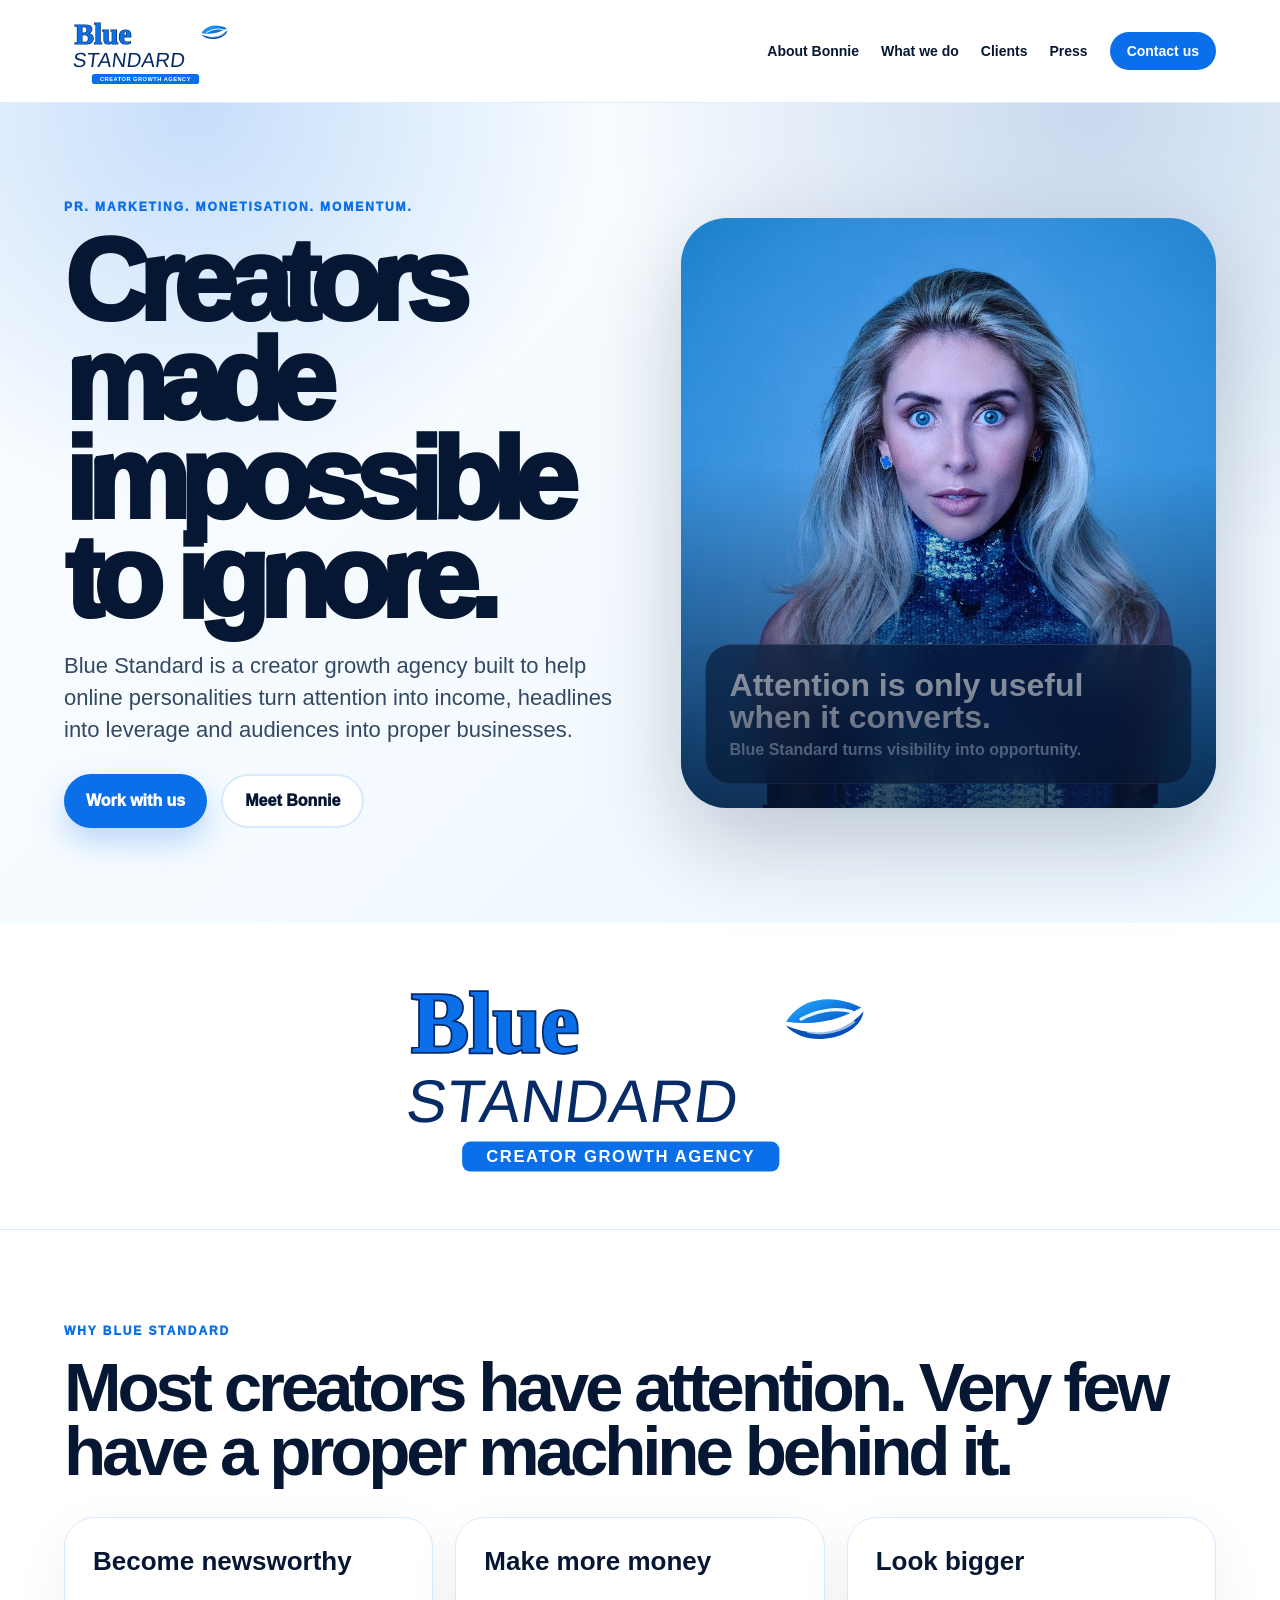
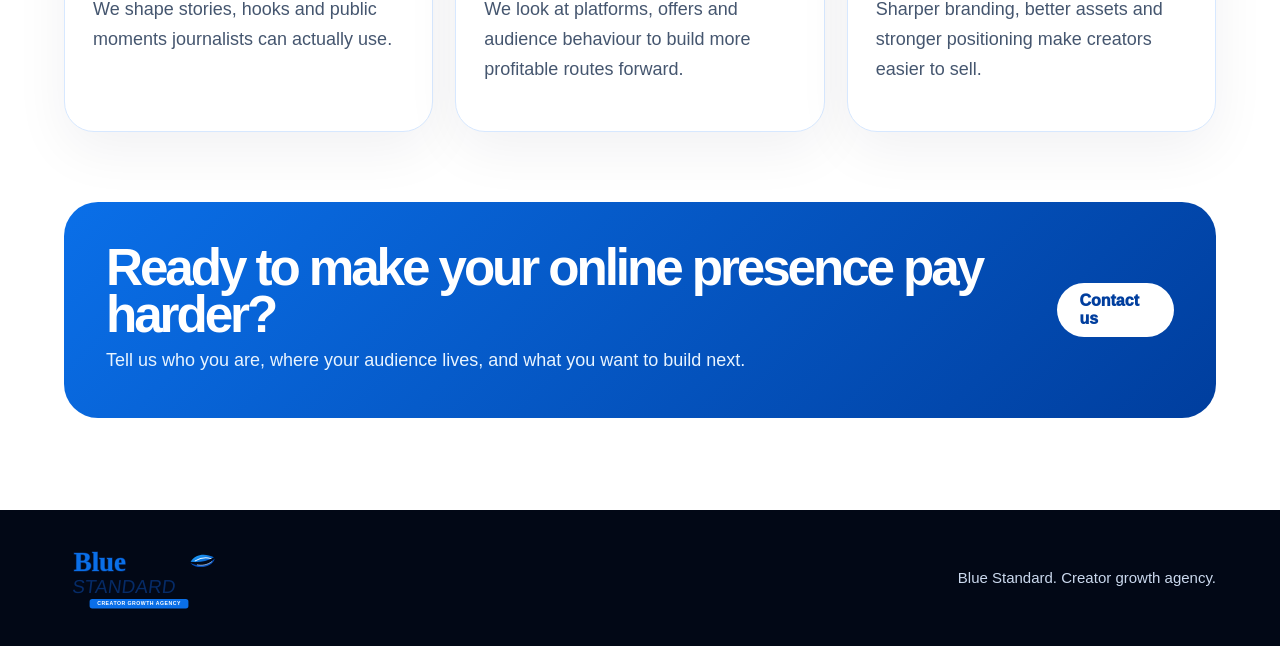
<file: index.html>
<!DOCTYPE html><html lang="en"><head><meta charset="UTF-8"><meta name="viewport" content="width=device-width, initial-scale=1.0"><title>Home | Blue Standard</title><meta name="description" content="Blue Standard is a creator growth agency helping creators turn attention into income."><link rel="stylesheet" href="styles.css"></head><body><header class="header"><a class="logo" href="index.html"><img src="assets/blue-standard-logo.svg" alt="Blue Standard"></a><nav class="nav"><a href="about.html">About Bonnie</a><a href="services.html">What we do</a><a href="clients.html">Clients</a><a href="press.html">Press</a><a class="cta" href="contact.html">Contact us</a></nav></header><main><section class="hero"><div><p class="kicker">PR. Marketing. Monetisation. Momentum.</p><h1>Creators made impossible to ignore.</h1><p class="lead">Blue Standard is a creator growth agency built to help online personalities turn attention into income, headlines into leverage and audiences into proper businesses.</p><div class="buttons"><a class="btn primary" href="contact.html">Work with us</a><a class="btn secondary" href="about.html">Meet Bonnie</a></div></div><div class="hero-photo"><img src="assets/bonnie-blue.jpg" alt="Bonnie Blue"><div class="hero-badge"><strong>Attention is only useful when it converts.</strong><span>Blue Standard turns visibility into opportunity.</span></div></div></section><section class="logo-band"><img src="assets/blue-standard-logo.svg" alt="Blue Standard logo"></section><section class="section"><p class="kicker">Why Blue Standard</p><h2>Most creators have attention. Very few have a proper machine behind it.</h2><div class="grid"><article class="card"><h3>Become newsworthy</h3><p>We shape stories, hooks and public moments journalists can actually use.</p></article><article class="card"><h3>Make more money</h3><p>We look at platforms, offers and audience behaviour to build more profitable routes forward.</p></article><article class="card"><h3>Look bigger</h3><p>Sharper branding, better assets and stronger positioning make creators easier to sell.</p></article></div><section class="cta-band"><div><h2>Ready to make your online presence pay harder?</h2><p>Tell us who you are, where your audience lives, and what you want to build next.</p></div><a class="btn" href="contact.html">Contact us</a></section></section></main><footer class="footer"><img src="assets/blue-standard-logo.svg" alt="Blue Standard"><p>Blue Standard. Creator growth agency.</p></footer></body></html>
</file>
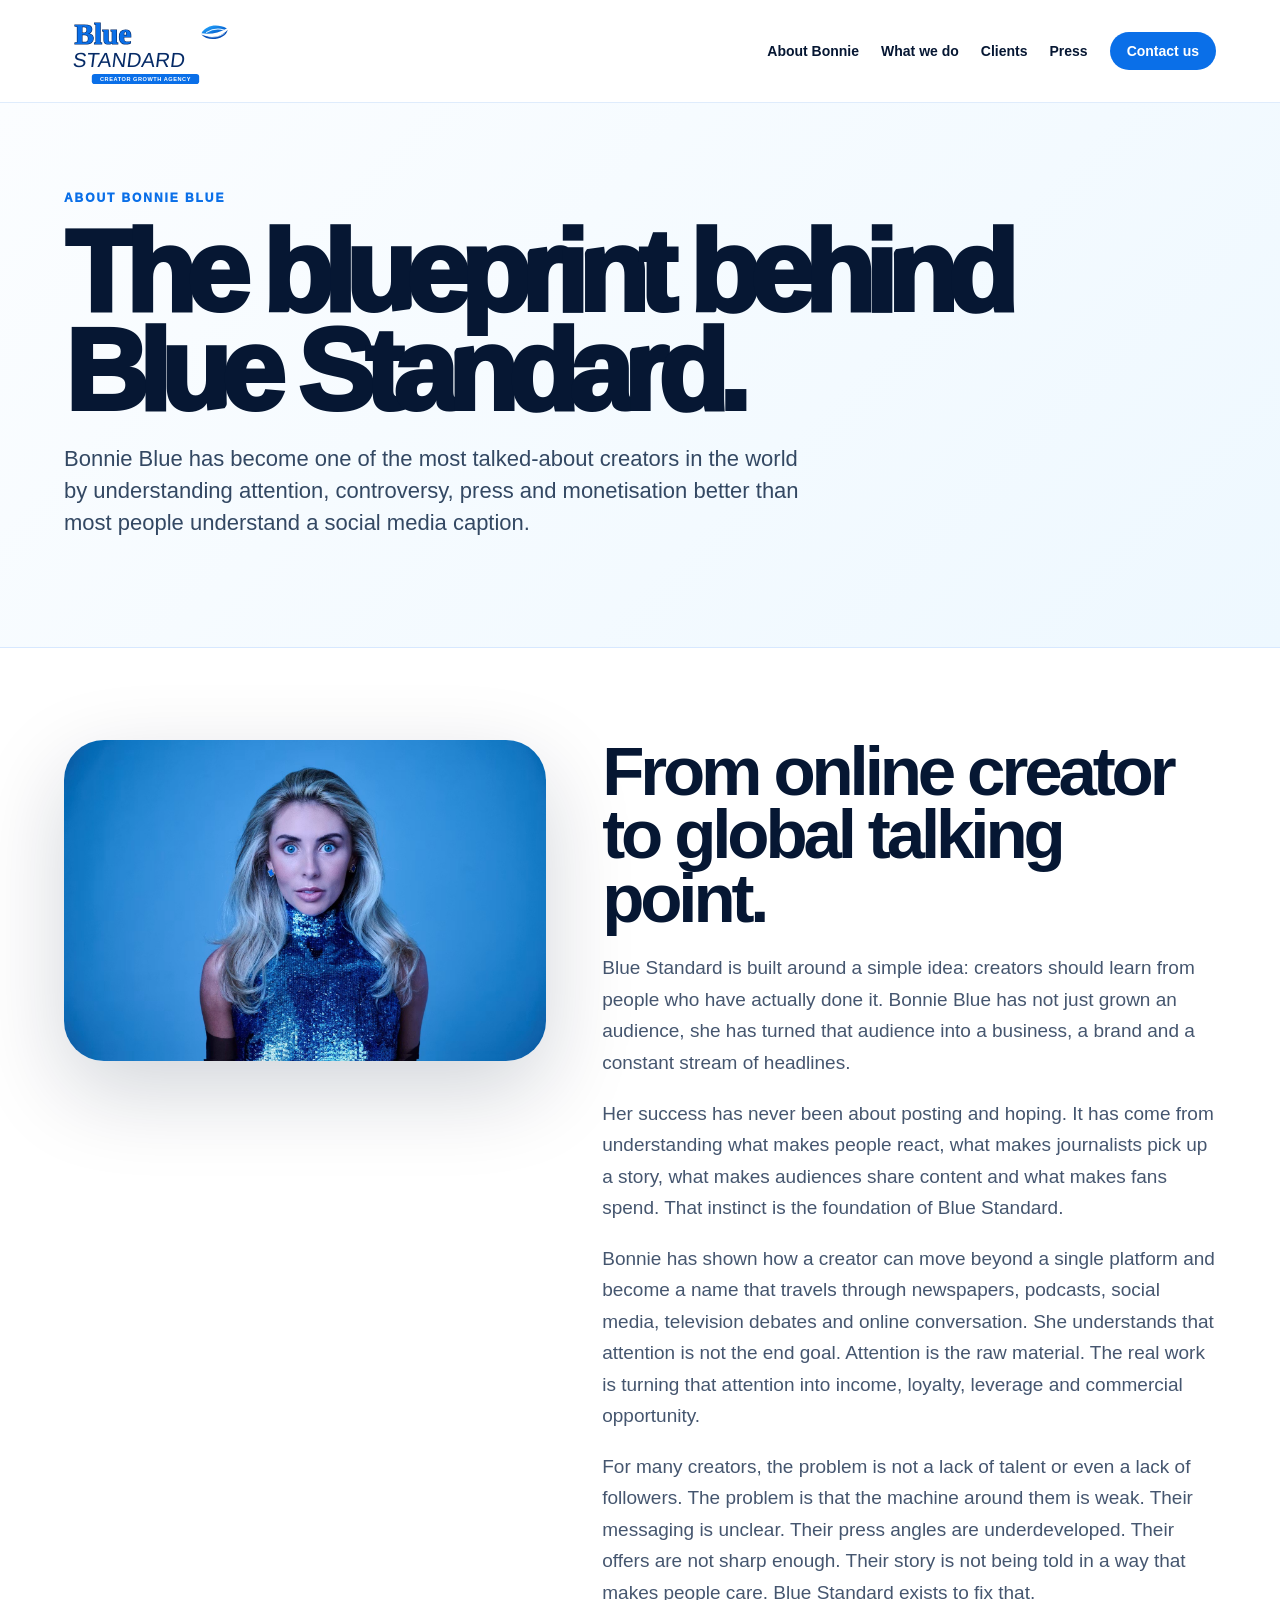
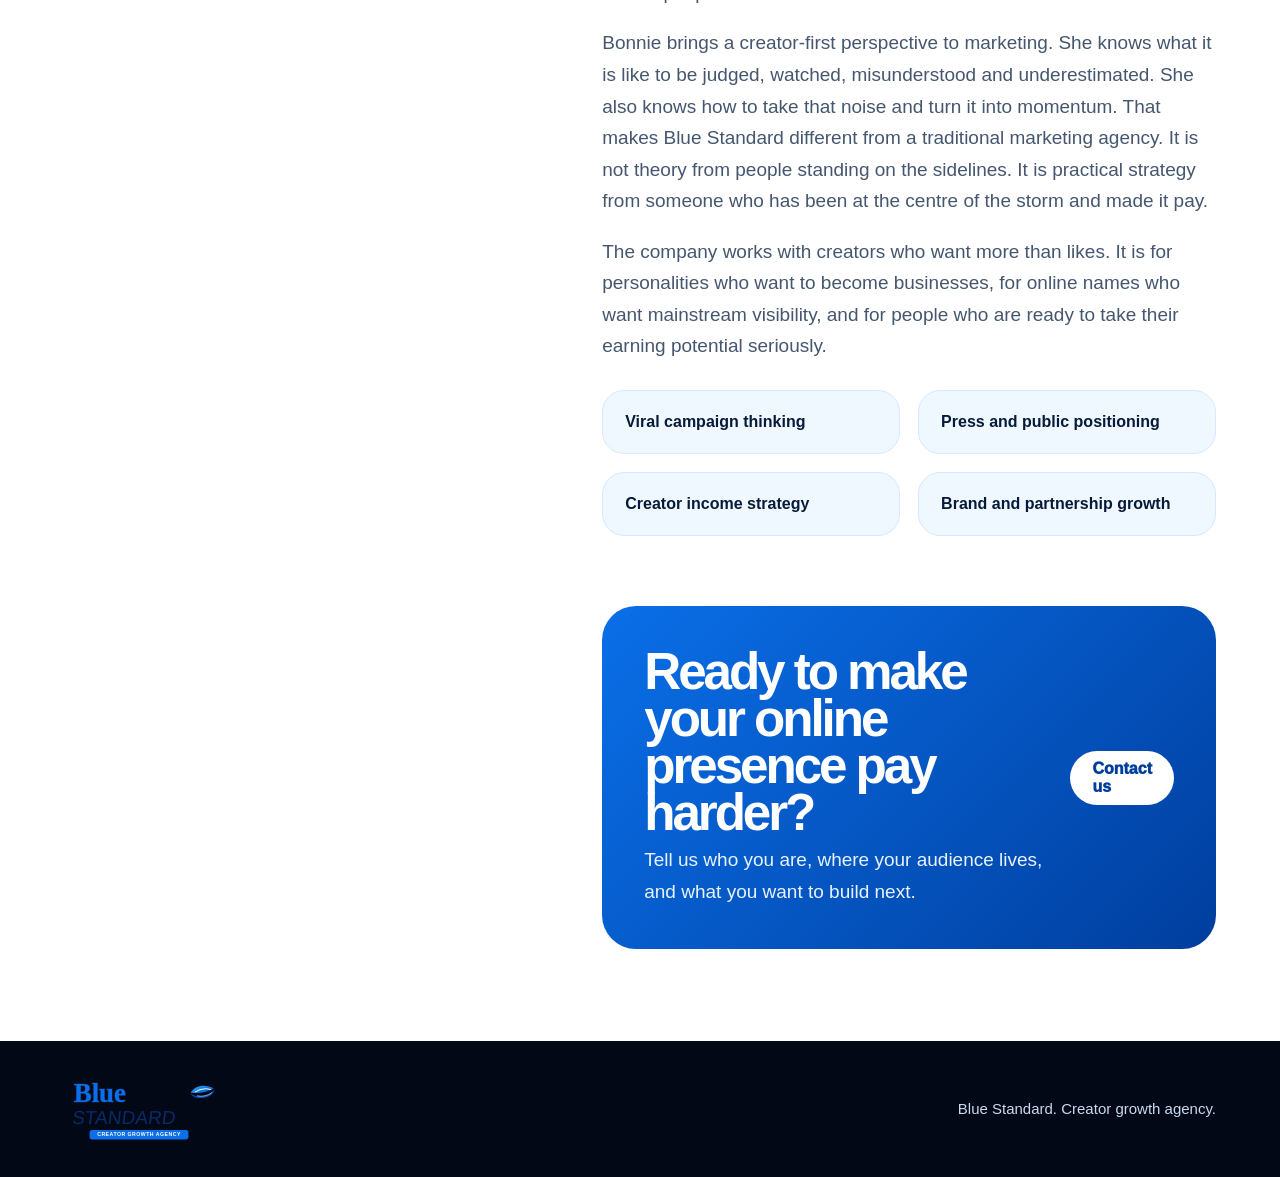
<file: about.html>
<!DOCTYPE html><html lang="en"><head><meta charset="UTF-8"><meta name="viewport" content="width=device-width, initial-scale=1.0"><title>About Bonnie | Blue Standard</title><meta name="description" content="Blue Standard is a creator growth agency helping creators turn attention into income."><link rel="stylesheet" href="styles.css"></head><body><header class="header"><a class="logo" href="index.html"><img src="assets/blue-standard-logo.svg" alt="Blue Standard"></a><nav class="nav"><a href="about.html">About Bonnie</a><a href="services.html">What we do</a><a href="clients.html">Clients</a><a href="press.html">Press</a><a class="cta" href="contact.html">Contact us</a></nav></header><main><section class="page-hero"><p class="kicker">About Bonnie Blue</p><h1>The blueprint behind Blue Standard.</h1><p class="lead">Bonnie Blue has become one of the most talked-about creators in the world by understanding attention, controversy, press and monetisation better than most people understand a social media caption.</p></section><section class="section two"><div class="profile-img"><img src="assets/bonnie-blue.jpg" alt="Bonnie Blue"></div><div class="copy"><h2>From online creator to global talking point.</h2><p>Blue Standard is built around a simple idea: creators should learn from people who have actually done it. Bonnie Blue has not just grown an audience, she has turned that audience into a business, a brand and a constant stream of headlines.</p><p>Her success has never been about posting and hoping. It has come from understanding what makes people react, what makes journalists pick up a story, what makes audiences share content and what makes fans spend. That instinct is the foundation of Blue Standard.</p><p>Bonnie has shown how a creator can move beyond a single platform and become a name that travels through newspapers, podcasts, social media, television debates and online conversation. She understands that attention is not the end goal. Attention is the raw material. The real work is turning that attention into income, loyalty, leverage and commercial opportunity.</p><p>For many creators, the problem is not a lack of talent or even a lack of followers. The problem is that the machine around them is weak. Their messaging is unclear. Their press angles are underdeveloped. Their offers are not sharp enough. Their story is not being told in a way that makes people care. Blue Standard exists to fix that.</p><p>Bonnie brings a creator-first perspective to marketing. She knows what it is like to be judged, watched, misunderstood and underestimated. She also knows how to take that noise and turn it into momentum. That makes Blue Standard different from a traditional marketing agency. It is not theory from people standing on the sidelines. It is practical strategy from someone who has been at the centre of the storm and made it pay.</p><p>The company works with creators who want more than likes. It is for personalities who want to become businesses, for online names who want mainstream visibility, and for people who are ready to take their earning potential seriously.</p><div class="mini-grid"><div>Viral campaign thinking</div><div>Press and public positioning</div><div>Creator income strategy</div><div>Brand and partnership growth</div></div><section class="cta-band"><div><h2>Ready to make your online presence pay harder?</h2><p>Tell us who you are, where your audience lives, and what you want to build next.</p></div><a class="btn" href="contact.html">Contact us</a></section></div></section></main><footer class="footer"><img src="assets/blue-standard-logo.svg" alt="Blue Standard"><p>Blue Standard. Creator growth agency.</p></footer></body></html>
</file>
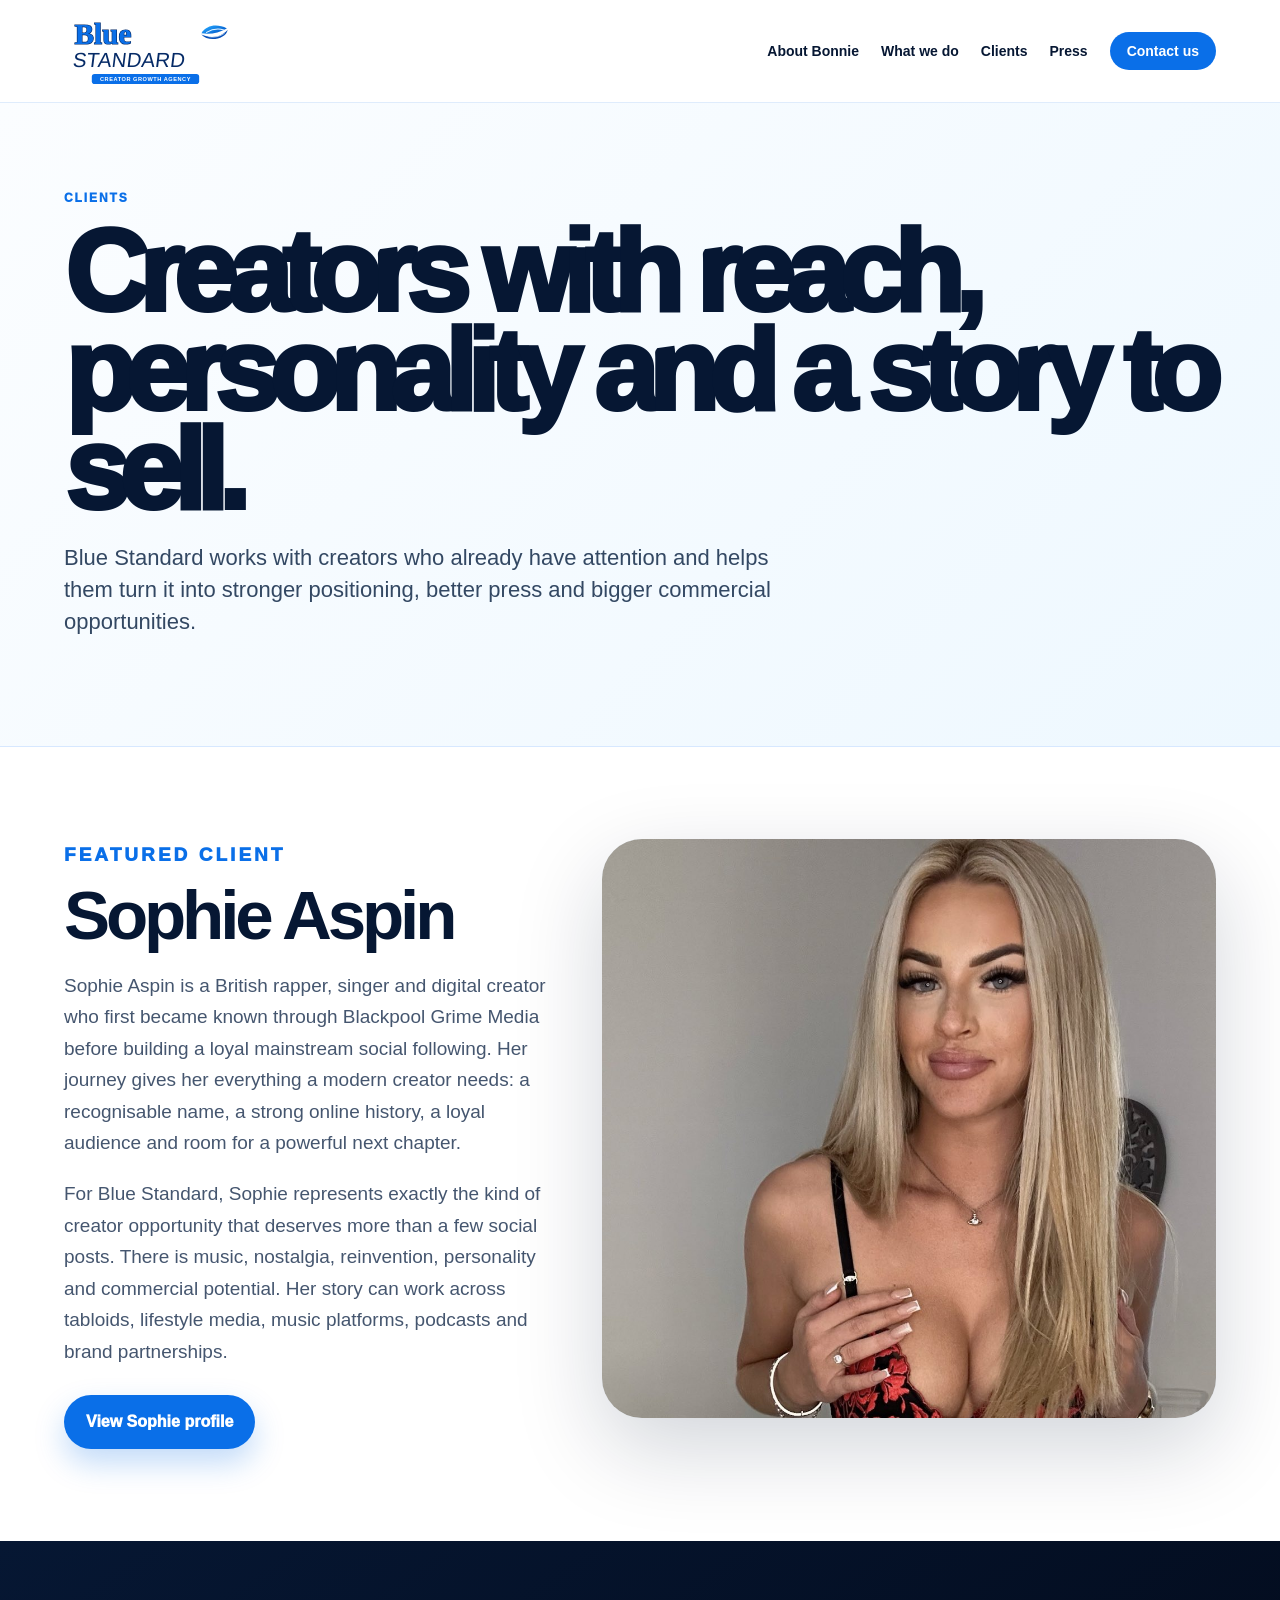
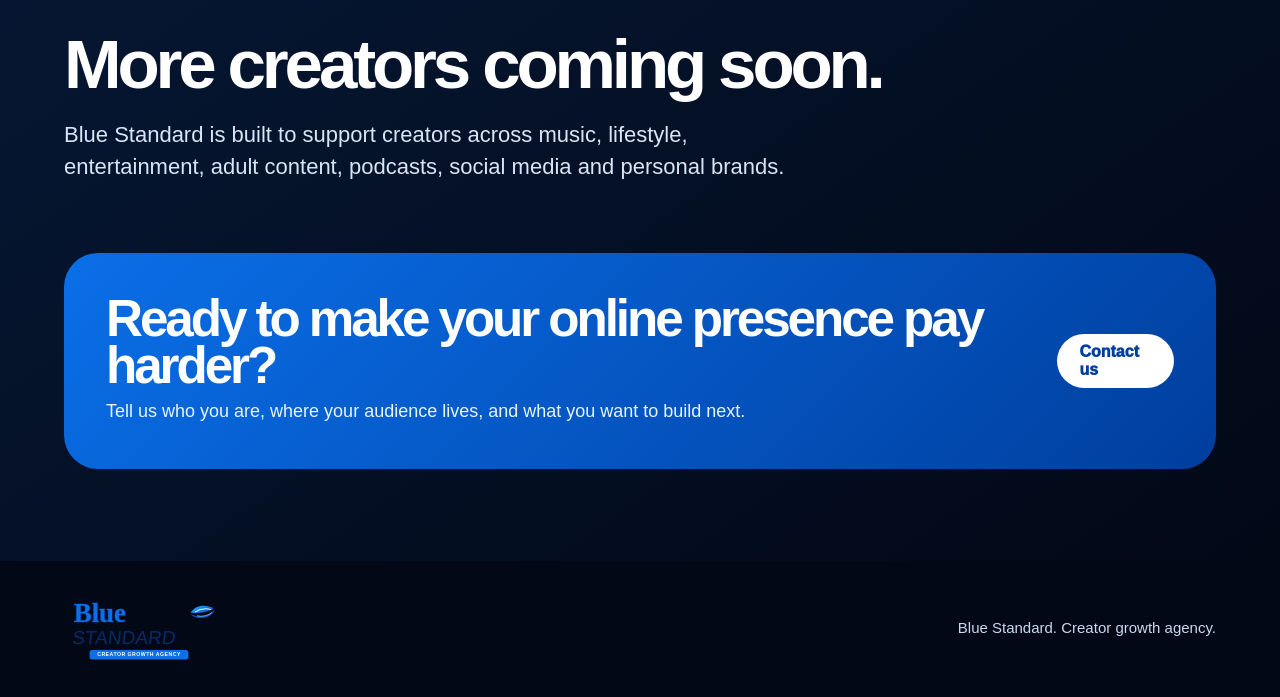
<file: clients.html>
<!DOCTYPE html><html lang="en"><head><meta charset="UTF-8"><meta name="viewport" content="width=device-width, initial-scale=1.0"><title>Clients | Blue Standard</title><meta name="description" content="Blue Standard is a creator growth agency helping creators turn attention into income."><link rel="stylesheet" href="styles.css"></head><body><header class="header"><a class="logo" href="index.html"><img src="assets/blue-standard-logo.svg" alt="Blue Standard"></a><nav class="nav"><a href="about.html">About Bonnie</a><a href="services.html">What we do</a><a href="clients.html">Clients</a><a href="press.html">Press</a><a class="cta" href="contact.html">Contact us</a></nav></header><main><section class="page-hero"><p class="kicker">Clients</p><h1>Creators with reach, personality and a story to sell.</h1><p class="lead">Blue Standard works with creators who already have attention and helps them turn it into stronger positioning, better press and bigger commercial opportunities.</p></section><section class="section two"><div class="copy"><p class="kicker">Featured client</p><h2>Sophie Aspin</h2><p>Sophie Aspin is a British rapper, singer and digital creator who first became known through Blackpool Grime Media before building a loyal mainstream social following. Her journey gives her everything a modern creator needs: a recognisable name, a strong online history, a loyal audience and room for a powerful next chapter.</p><p>For Blue Standard, Sophie represents exactly the kind of creator opportunity that deserves more than a few social posts. There is music, nostalgia, reinvention, personality and commercial potential. Her story can work across tabloids, lifestyle media, music platforms, podcasts and brand partnerships.</p><div class="buttons"><a class="btn primary" href="sophie-aspin.html">View Sophie profile</a></div></div><div class="profile-img"><img src="assets/sophie-aspin.jpg" alt="Sophie Aspin"></div></section><section class="section dark"><h2>More creators coming soon.</h2><p class="lead">Blue Standard is built to support creators across music, lifestyle, entertainment, adult content, podcasts, social media and personal brands.</p><section class="cta-band"><div><h2>Ready to make your online presence pay harder?</h2><p>Tell us who you are, where your audience lives, and what you want to build next.</p></div><a class="btn" href="contact.html">Contact us</a></section></section></main><footer class="footer"><img src="assets/blue-standard-logo.svg" alt="Blue Standard"><p>Blue Standard. Creator growth agency.</p></footer></body></html>
</file>
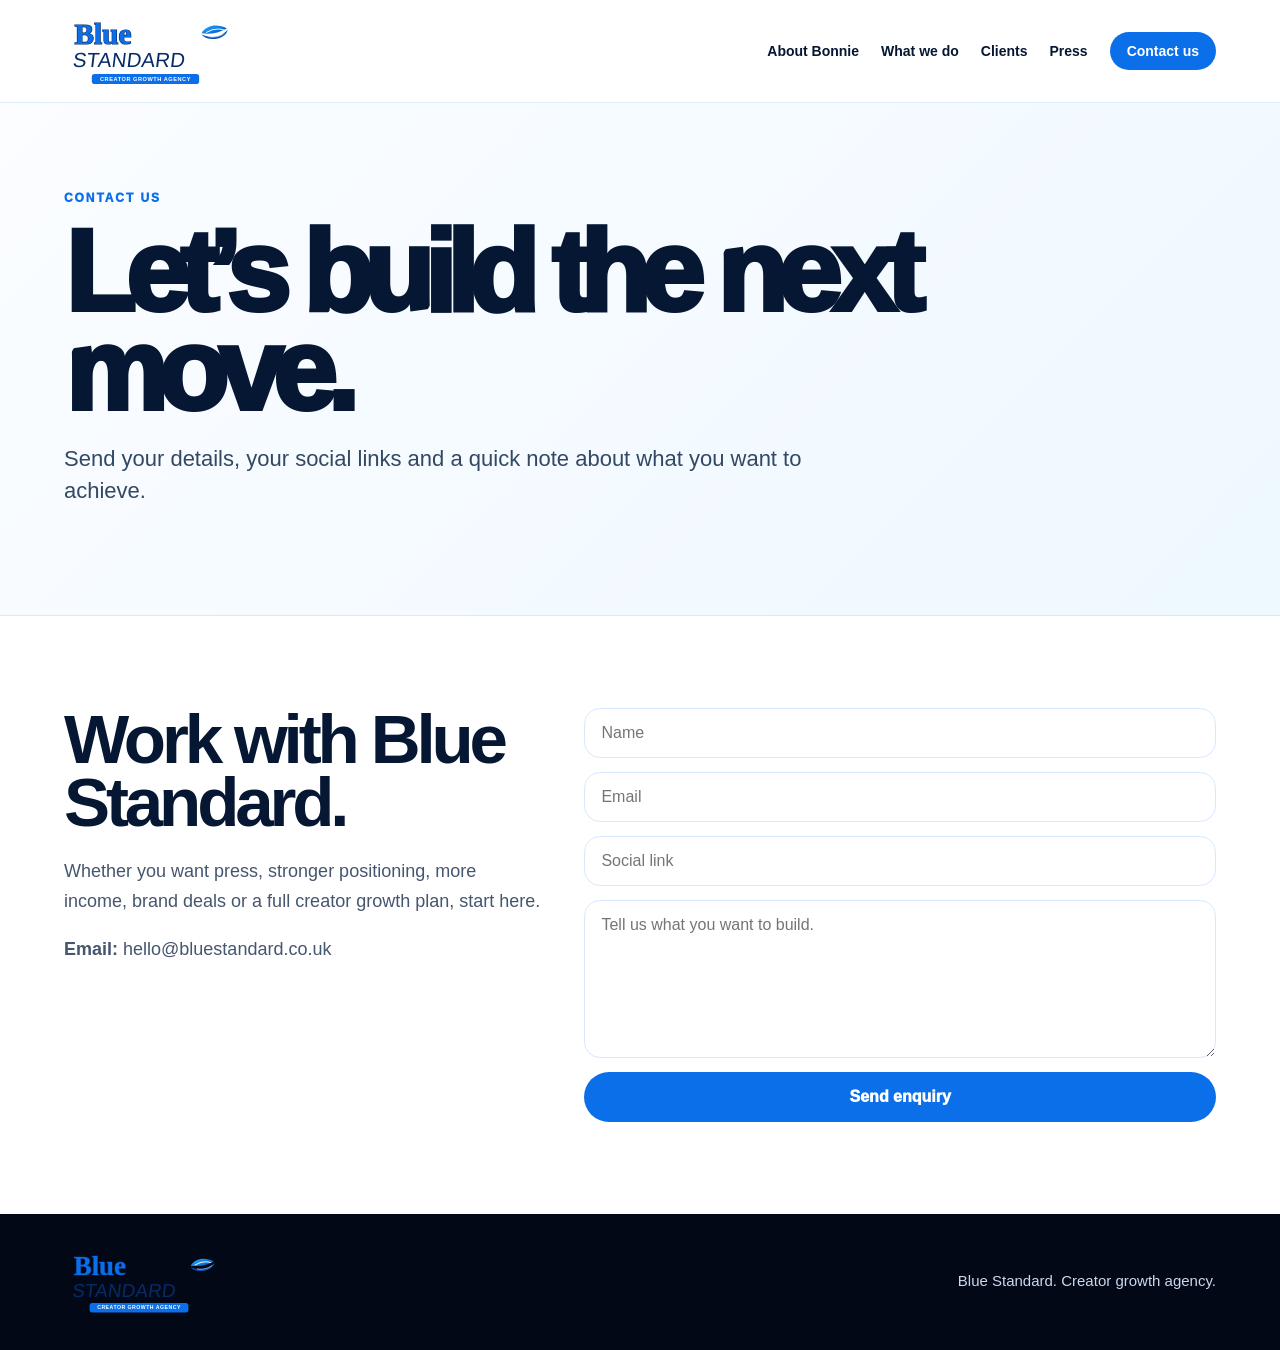
<file: contact.html>
<!DOCTYPE html><html lang="en"><head><meta charset="UTF-8"><meta name="viewport" content="width=device-width, initial-scale=1.0"><title>Contact | Blue Standard</title><meta name="description" content="Blue Standard is a creator growth agency helping creators turn attention into income."><link rel="stylesheet" href="styles.css"></head><body><header class="header"><a class="logo" href="index.html"><img src="assets/blue-standard-logo.svg" alt="Blue Standard"></a><nav class="nav"><a href="about.html">About Bonnie</a><a href="services.html">What we do</a><a href="clients.html">Clients</a><a href="press.html">Press</a><a class="cta" href="contact.html">Contact us</a></nav></header><main><section class="page-hero"><p class="kicker">Contact us</p><h1>Let’s build the next move.</h1><p class="lead">Send your details, your social links and a quick note about what you want to achieve.</p></section><section class="section contact-grid"><div><h2>Work with Blue Standard.</h2><p>Whether you want press, stronger positioning, more income, brand deals or a full creator growth plan, start here.</p><p><strong>Email:</strong> hello@bluestandard.co.uk</p></div><form action="mailto:hello@bluestandard.co.uk" method="post" enctype="text/plain"><input name="name" placeholder="Name"><input name="email" placeholder="Email"><input name="social" placeholder="Social link"><textarea name="message" rows="7" placeholder="Tell us what you want to build."></textarea><button>Send enquiry</button></form></section></main><footer class="footer"><img src="assets/blue-standard-logo.svg" alt="Blue Standard"><p>Blue Standard. Creator growth agency.</p></footer></body></html>
</file>
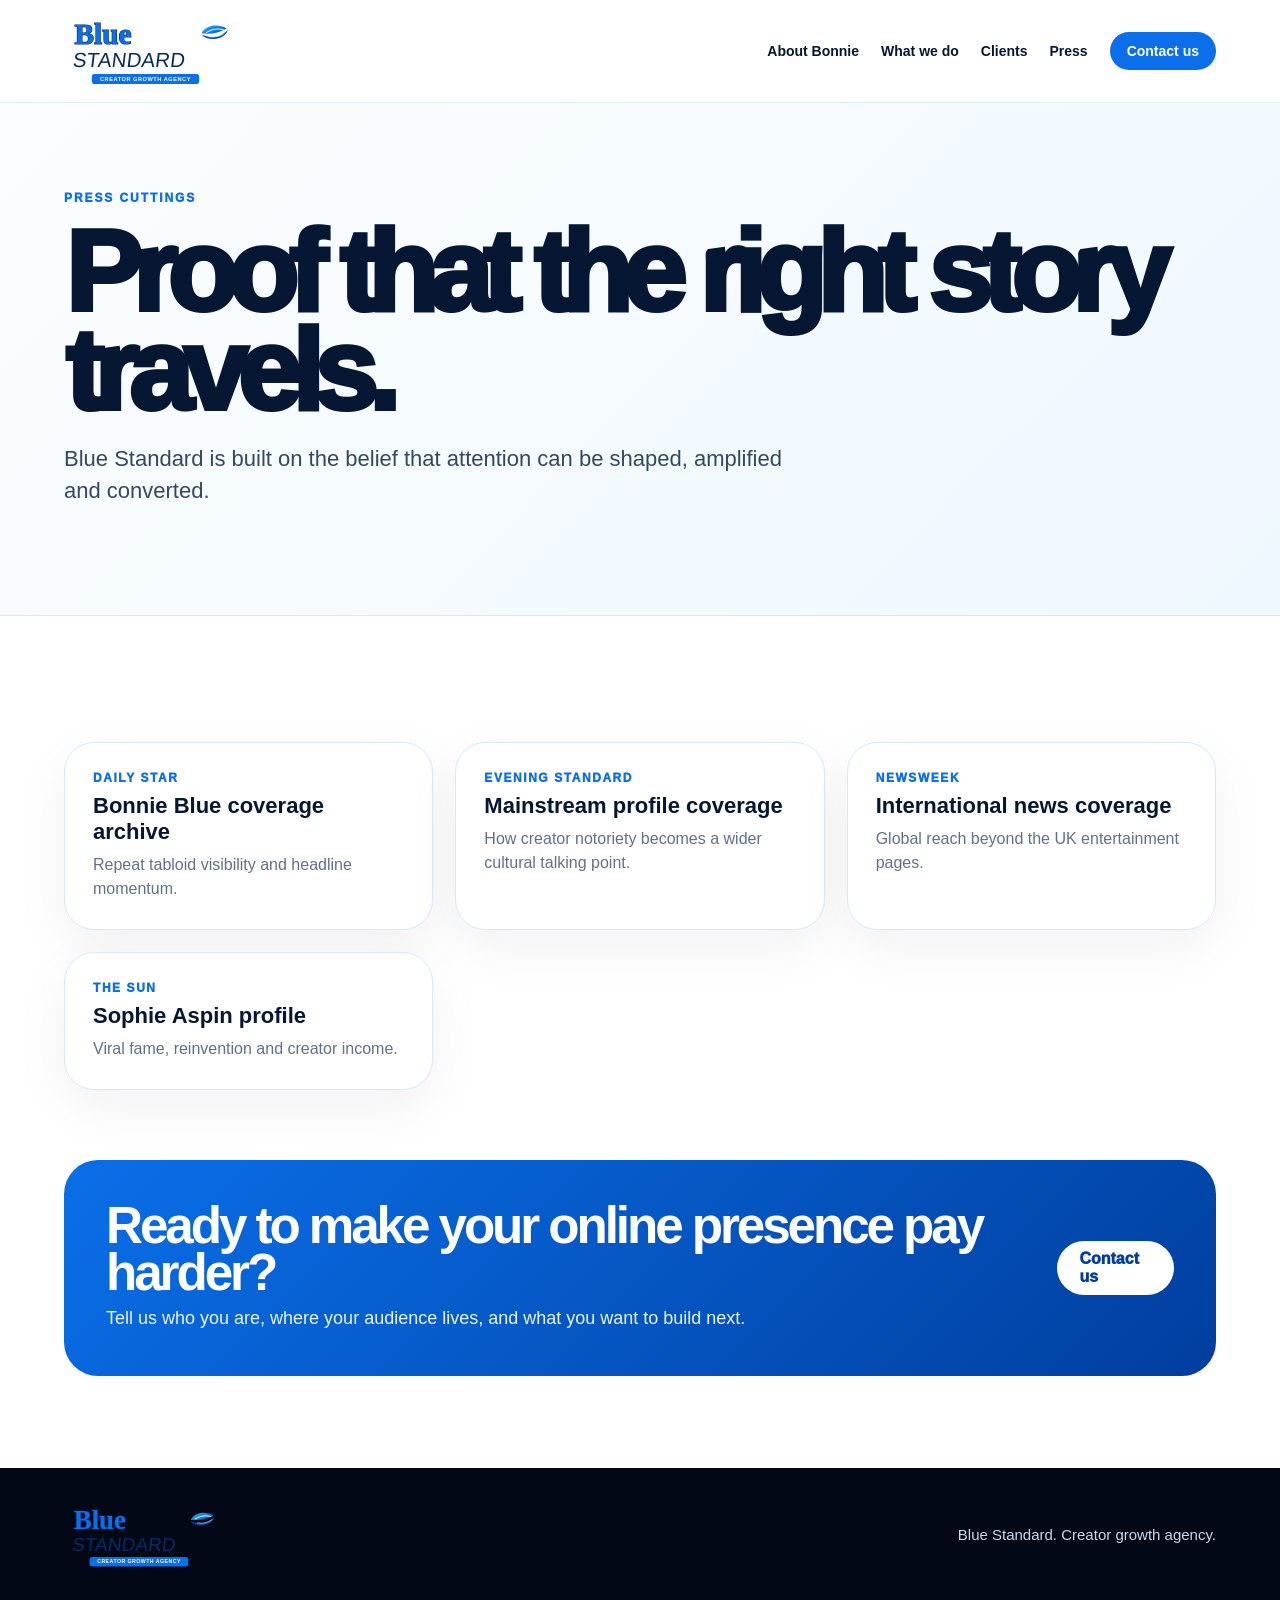
<file: press.html>
<!DOCTYPE html><html lang="en"><head><meta charset="UTF-8"><meta name="viewport" content="width=device-width, initial-scale=1.0"><title>Press | Blue Standard</title><meta name="description" content="Blue Standard is a creator growth agency helping creators turn attention into income."><link rel="stylesheet" href="styles.css"></head><body><header class="header"><a class="logo" href="index.html"><img src="assets/blue-standard-logo.svg" alt="Blue Standard"></a><nav class="nav"><a href="about.html">About Bonnie</a><a href="services.html">What we do</a><a href="clients.html">Clients</a><a href="press.html">Press</a><a class="cta" href="contact.html">Contact us</a></nav></header><main><section class="page-hero"><p class="kicker">Press cuttings</p><h1>Proof that the right story travels.</h1><p class="lead">Blue Standard is built on the belief that attention can be shaped, amplified and converted.</p></section><section class="section"><div class="grid"><a class="card press-card" href="https://www.dailystar.co.uk/latest/bonnie-blue" target="_blank"><span>Daily Star</span><strong>Bonnie Blue coverage archive</strong><em>Repeat tabloid visibility and headline momentum.</em></a><a class="card press-card" href="https://www.standard.co.uk/lifestyle/bonnie-blue-channel-4-documentary-1000-men-b1240565.html" target="_blank"><span>Evening Standard</span><strong>Mainstream profile coverage</strong><em>How creator notoriety becomes a wider cultural talking point.</em></a><a class="card press-card" href="https://www.newsweek.com/bonnie-blue-15-years-bali-jail-alleged-porn-offenses-11184959" target="_blank"><span>Newsweek</span><strong>International news coverage</strong><em>Global reach beyond the UK entertainment pages.</em></a><a class="card press-card" href="https://www.thesun.co.uk/tvandshowbiz/37581414/soph-aspin-outrage-rap-videos-tiktok-onlyfans/" target="_blank"><span>The Sun</span><strong>Sophie Aspin profile</strong><em>Viral fame, reinvention and creator income.</em></a></div><section class="cta-band"><div><h2>Ready to make your online presence pay harder?</h2><p>Tell us who you are, where your audience lives, and what you want to build next.</p></div><a class="btn" href="contact.html">Contact us</a></section></section></main><footer class="footer"><img src="assets/blue-standard-logo.svg" alt="Blue Standard"><p>Blue Standard. Creator growth agency.</p></footer></body></html>
</file>
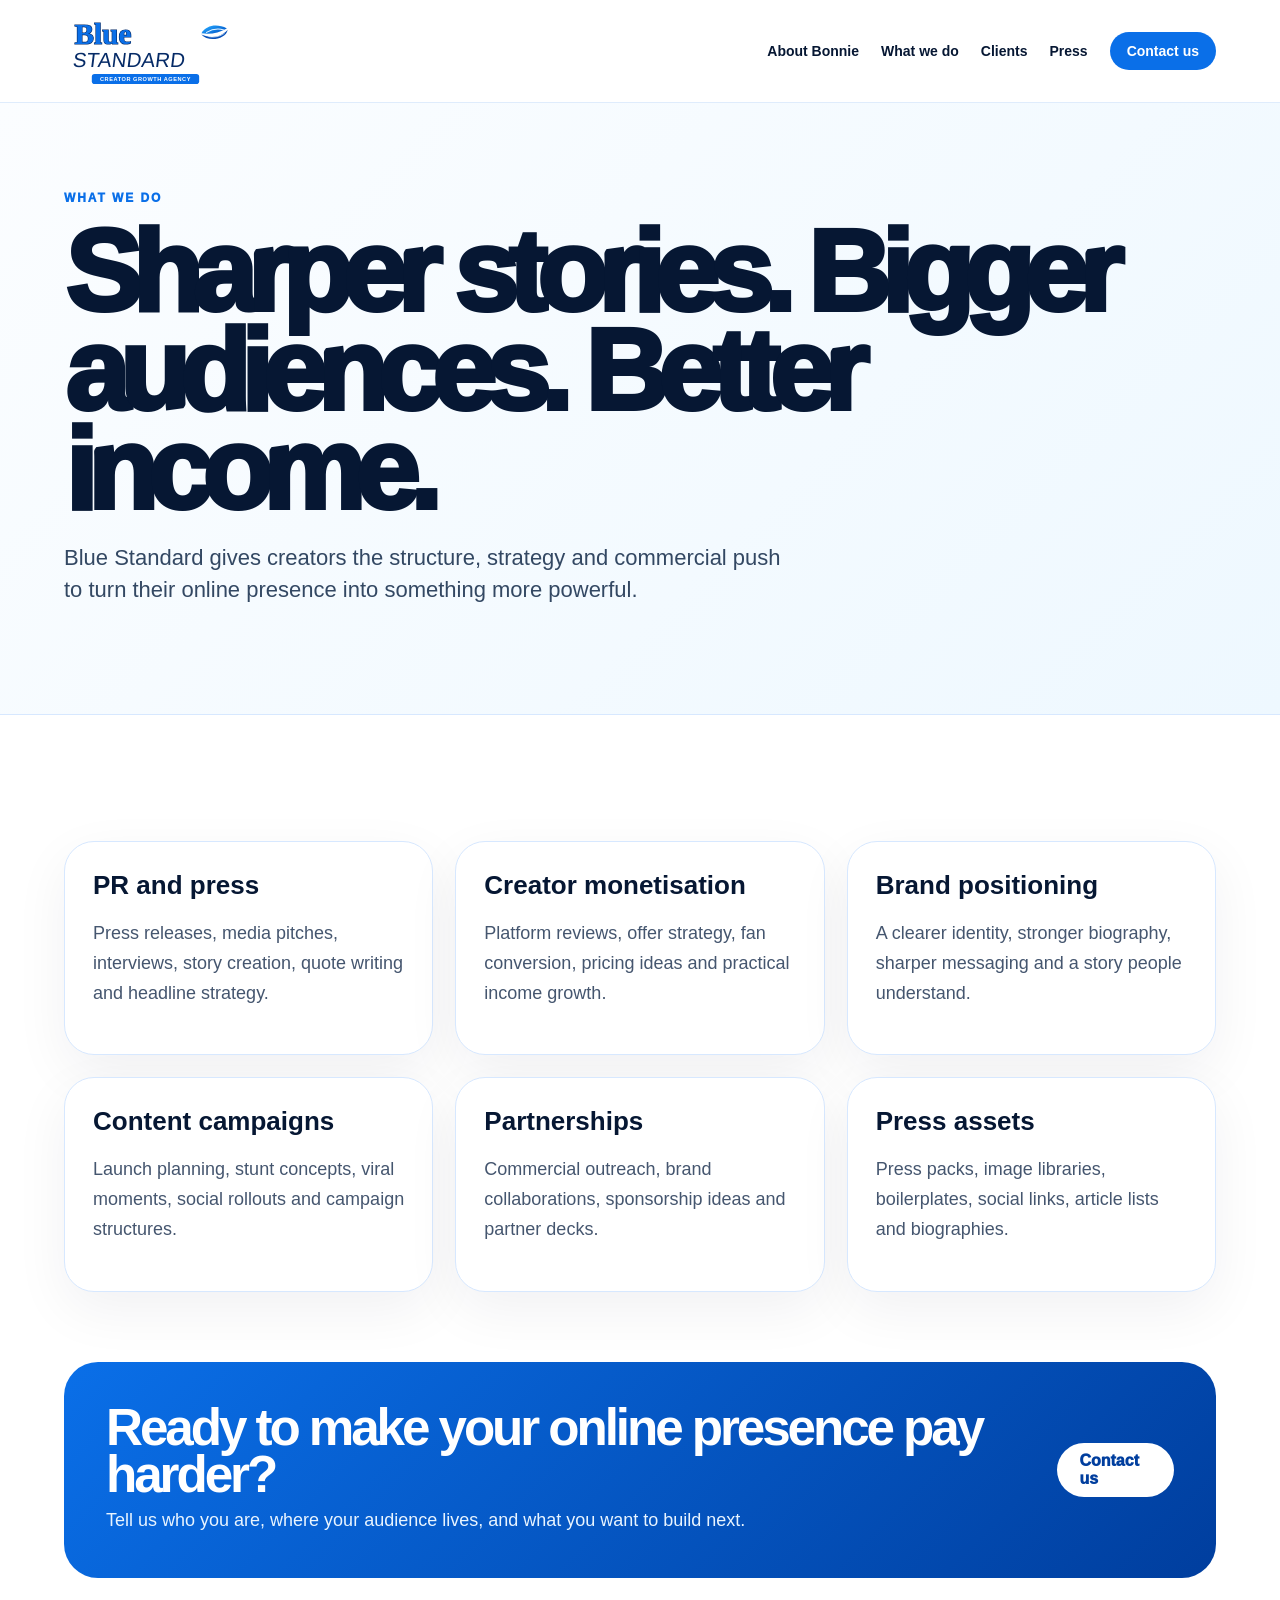
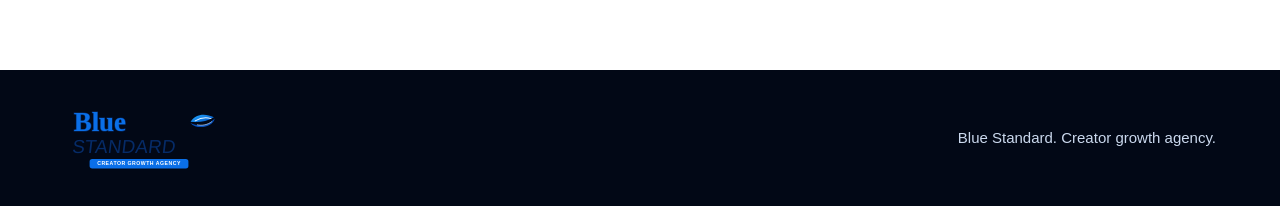
<file: services.html>
<!DOCTYPE html><html lang="en"><head><meta charset="UTF-8"><meta name="viewport" content="width=device-width, initial-scale=1.0"><title>What we do | Blue Standard</title><meta name="description" content="Blue Standard is a creator growth agency helping creators turn attention into income."><link rel="stylesheet" href="styles.css"></head><body><header class="header"><a class="logo" href="index.html"><img src="assets/blue-standard-logo.svg" alt="Blue Standard"></a><nav class="nav"><a href="about.html">About Bonnie</a><a href="services.html">What we do</a><a href="clients.html">Clients</a><a href="press.html">Press</a><a class="cta" href="contact.html">Contact us</a></nav></header><main><section class="page-hero"><p class="kicker">What we do</p><h1>Sharper stories. Bigger audiences. Better income.</h1><p class="lead">Blue Standard gives creators the structure, strategy and commercial push to turn their online presence into something more powerful.</p></section><section class="section"><div class="grid"><article class="card"><h3>PR and press</h3><p>Press releases, media pitches, interviews, story creation, quote writing and headline strategy.</p></article><article class="card"><h3>Creator monetisation</h3><p>Platform reviews, offer strategy, fan conversion, pricing ideas and practical income growth.</p></article><article class="card"><h3>Brand positioning</h3><p>A clearer identity, stronger biography, sharper messaging and a story people understand.</p></article><article class="card"><h3>Content campaigns</h3><p>Launch planning, stunt concepts, viral moments, social rollouts and campaign structures.</p></article><article class="card"><h3>Partnerships</h3><p>Commercial outreach, brand collaborations, sponsorship ideas and partner decks.</p></article><article class="card"><h3>Press assets</h3><p>Press packs, image libraries, boilerplates, social links, article lists and biographies.</p></article></div><section class="cta-band"><div><h2>Ready to make your online presence pay harder?</h2><p>Tell us who you are, where your audience lives, and what you want to build next.</p></div><a class="btn" href="contact.html">Contact us</a></section></section></main><footer class="footer"><img src="assets/blue-standard-logo.svg" alt="Blue Standard"><p>Blue Standard. Creator growth agency.</p></footer></body></html>
</file>
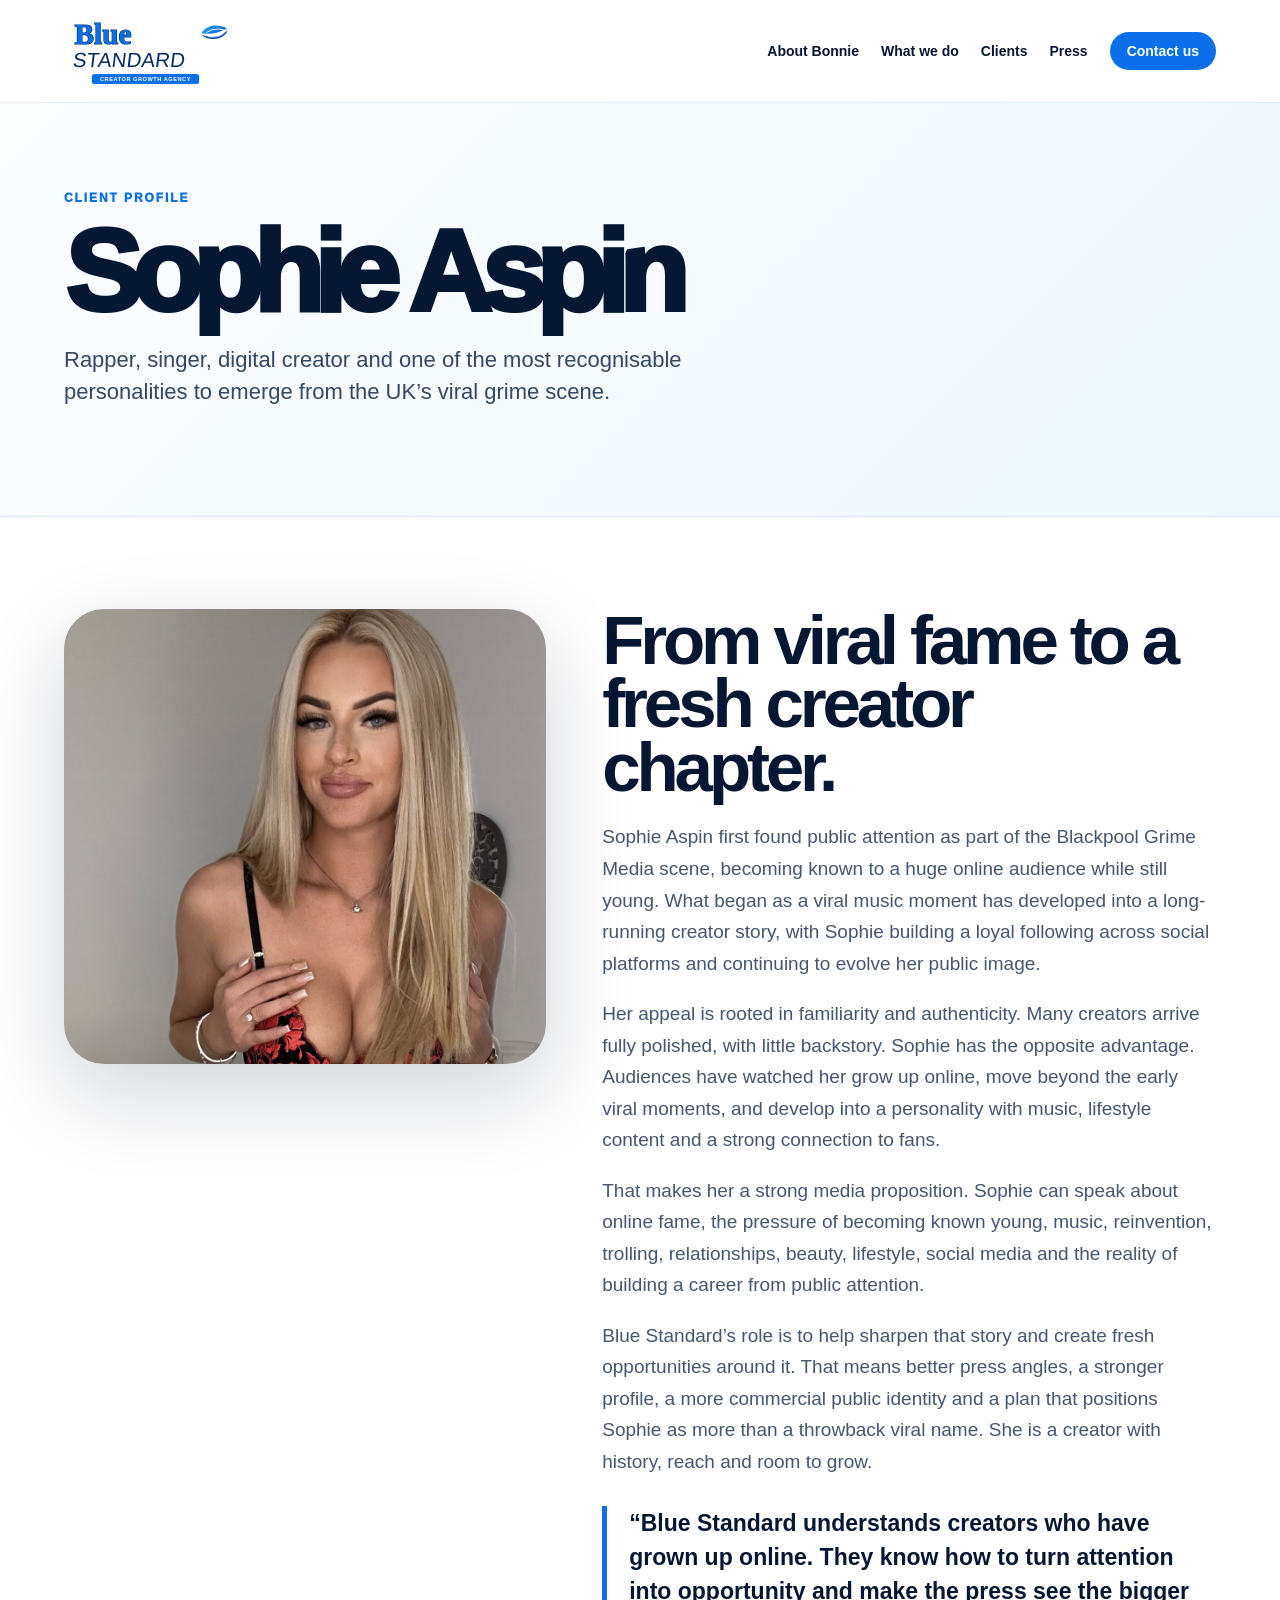
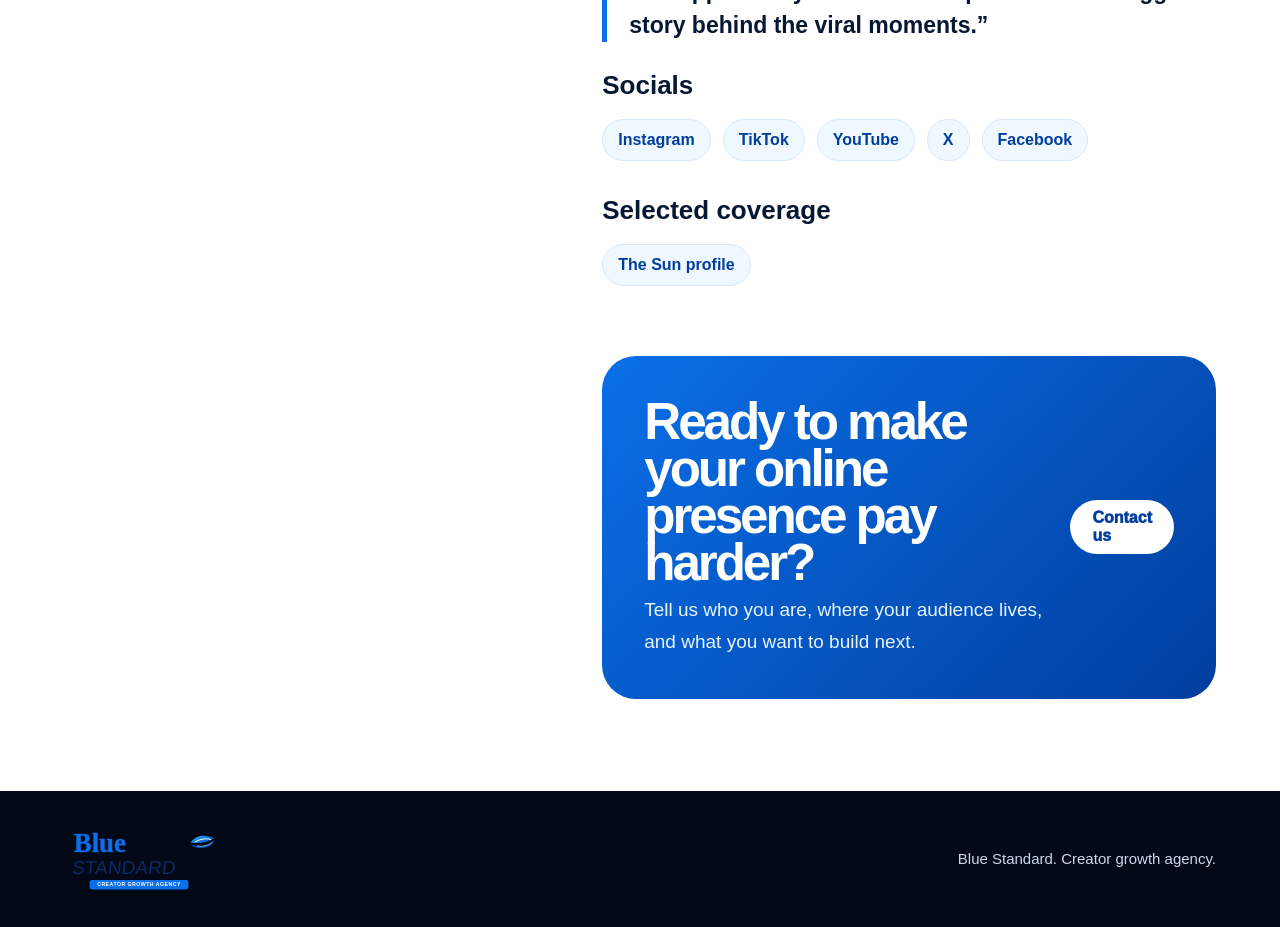
<file: sophie-aspin.html>
<!DOCTYPE html><html lang="en"><head><meta charset="UTF-8"><meta name="viewport" content="width=device-width, initial-scale=1.0"><title>Sophie Aspin | Blue Standard</title><meta name="description" content="Blue Standard is a creator growth agency helping creators turn attention into income."><link rel="stylesheet" href="styles.css"></head><body><header class="header"><a class="logo" href="index.html"><img src="assets/blue-standard-logo.svg" alt="Blue Standard"></a><nav class="nav"><a href="about.html">About Bonnie</a><a href="services.html">What we do</a><a href="clients.html">Clients</a><a href="press.html">Press</a><a class="cta" href="contact.html">Contact us</a></nav></header><main><section class="page-hero"><p class="kicker">Client profile</p><h1>Sophie Aspin</h1><p class="lead">Rapper, singer, digital creator and one of the most recognisable personalities to emerge from the UK’s viral grime scene.</p></section><section class="section two"><div class="profile-img"><img src="assets/sophie-aspin.jpg" alt="Sophie Aspin"></div><div class="copy"><h2>From viral fame to a fresh creator chapter.</h2><p>Sophie Aspin first found public attention as part of the Blackpool Grime Media scene, becoming known to a huge online audience while still young. What began as a viral music moment has developed into a long-running creator story, with Sophie building a loyal following across social platforms and continuing to evolve her public image.</p><p>Her appeal is rooted in familiarity and authenticity. Many creators arrive fully polished, with little backstory. Sophie has the opposite advantage. Audiences have watched her grow up online, move beyond the early viral moments, and develop into a personality with music, lifestyle content and a strong connection to fans.</p><p>That makes her a strong media proposition. Sophie can speak about online fame, the pressure of becoming known young, music, reinvention, trolling, relationships, beauty, lifestyle, social media and the reality of building a career from public attention.</p><p>Blue Standard’s role is to help sharpen that story and create fresh opportunities around it. That means better press angles, a stronger profile, a more commercial public identity and a plan that positions Sophie as more than a throwback viral name. She is a creator with history, reach and room to grow.</p><blockquote>“Blue Standard understands creators who have grown up online. They know how to turn attention into opportunity and make the press see the bigger story behind the viral moments.”</blockquote><h3>Socials</h3><div class="socials"><a href="https://www.instagram.com/sophaspinmusic/" target="_blank">Instagram</a><a href="https://www.tiktok.com/@sophaspinmusicx" target="_blank">TikTok</a><a href="https://www.youtube.com/@SophAspinOfficial" target="_blank">YouTube</a><a href="https://x.com/MissSophAspin" target="_blank">X</a><a href="https://www.facebook.com/Aspinnxo/" target="_blank">Facebook</a></div><h3 style="margin-top:34px">Selected coverage</h3><div class="press-links"><a href="https://www.thesun.co.uk/tvandshowbiz/37581414/soph-aspin-outrage-rap-videos-tiktok-onlyfans/" target="_blank">The Sun profile</a></div><section class="cta-band"><div><h2>Ready to make your online presence pay harder?</h2><p>Tell us who you are, where your audience lives, and what you want to build next.</p></div><a class="btn" href="contact.html">Contact us</a></section></div></section></main><footer class="footer"><img src="assets/blue-standard-logo.svg" alt="Blue Standard"><p>Blue Standard. Creator growth agency.</p></footer></body></html>
</file>
<file: styles.css>
:root{--blue:#0a6fe8;--blue2:#003e9e;--navy:#061733;--ink:#081a39;--muted:#60708c;--ice:#eff8ff;--line:#d7e8ff;--white:#fff}*{box-sizing:border-box}html{scroll-behavior:smooth}body{margin:0;font-family:Inter,Arial,Helvetica,sans-serif;color:var(--ink);background:#fff}img{max-width:100%}.header{position:sticky;top:0;z-index:20;display:flex;justify-content:space-between;align-items:center;padding:14px 5vw;background:rgba(255,255,255,.92);backdrop-filter:blur(18px);border-bottom:1px solid rgba(10,111,232,.13)}.logo img{width:176px;display:block}.nav{display:flex;gap:22px;align-items:center;flex-wrap:wrap}.nav a{text-decoration:none;font-weight:850;font-size:14px;color:var(--navy)}.nav .cta{background:var(--blue);color:#fff;padding:11px 17px;border-radius:999px}.hero{min-height:820px;display:grid;grid-template-columns:1.03fr .97fr;gap:48px;align-items:center;padding:76px 5vw;background:radial-gradient(circle at 15% 0%,rgba(10,111,232,.22),transparent 30%),radial-gradient(circle at 85% 0%,rgba(0,62,158,.18),transparent 35%),linear-gradient(135deg,#fbfdff,#eef8ff)}.kicker{margin:0 0 14px;color:var(--blue);letter-spacing:.16em;text-transform:uppercase;font-size:12px;font-weight:950}h1{margin:0;color:var(--navy);font-size:clamp(58px,9vw,128px);line-height:.86;letter-spacing:-.085em;font-weight:950}h2{margin:0 0 22px;color:var(--navy);font-size:clamp(38px,5.4vw,74px);line-height:.92;letter-spacing:-.06em}h3{margin:0 0 12px;color:var(--navy);font-size:26px}p{font-size:18px;line-height:1.66;color:#45566f}.lead{font-size:22px;line-height:1.45;max-width:740px;color:#334863}.buttons{display:flex;gap:14px;flex-wrap:wrap;margin-top:28px}.btn{display:inline-flex;min-height:54px;align-items:center;justify-content:center;padding:0 22px;border-radius:999px;text-decoration:none;font-weight:950}.btn.primary{background:var(--blue);color:#fff;box-shadow:0 14px 30px rgba(10,111,232,.25)}.btn.secondary{background:#fff;color:var(--navy);border:2px solid var(--line)}.hero-photo{position:relative;min-height:590px;border-radius:46px;overflow:hidden;background:#dcecff;box-shadow:0 35px 95px rgba(6,23,51,.22)}.hero-photo img{width:100%;height:100%;object-fit:cover;position:absolute;inset:0}.hero-photo:after{content:"";position:absolute;inset:0;background:linear-gradient(180deg,rgba(6,23,51,0) 42%,rgba(6,23,51,.78))}.hero-badge{position:absolute;left:24px;right:24px;bottom:24px;background:rgba(6,23,51,.64);border:1px solid rgba(255,255,255,.22);backdrop-filter:blur(16px);border-radius:26px;padding:24px;color:#fff}.hero-badge strong{display:block;font-size:32px;line-height:1}.hero-badge span{display:block;margin-top:8px;color:#d6e9ff;font-weight:800}.logo-band{text-align:center;padding:42px 5vw;background:#fff;border-bottom:1px solid var(--line)}.logo-band img{width:min(520px,92vw)}.section{padding:92px 5vw}.dark{background:linear-gradient(145deg,#061733,#020816);color:#fff}.dark h2,.dark h3{color:#fff}.dark p{color:#d8e5f6}.grid{display:grid;grid-template-columns:repeat(3,1fr);gap:22px;margin-top:34px}.card{background:#fff;border:1px solid var(--line);border-radius:30px;padding:28px;box-shadow:0 18px 55px rgba(6,23,51,.06)}.dark .card{background:rgba(255,255,255,.06);border-color:rgba(255,255,255,.14)}.page-hero{padding:86px 5vw;background:linear-gradient(135deg,#fbfdff,#eef8ff);border-bottom:1px solid var(--line)}.two{display:grid;grid-template-columns:.88fr 1.12fr;gap:56px;align-items:start}.profile-img{border-radius:40px;overflow:hidden;box-shadow:0 30px 88px rgba(6,23,51,.18);position:sticky;top:110px;background:#eaf4ff}.profile-img img{display:block;width:100%}.copy p{font-size:19px}.copy blockquote{font-size:23px;line-height:1.48;margin:28px 0;padding-left:22px;border-left:5px solid var(--blue);font-weight:900;color:var(--navy)}.dark blockquote{color:#fff}.mini-grid{display:grid;grid-template-columns:repeat(2,1fr);gap:18px;margin-top:28px}.mini-grid div{padding:22px;border-radius:22px;background:var(--ice);border:1px solid var(--line);font-weight:900}.cta-band{margin-top:70px;background:linear-gradient(135deg,var(--blue),var(--blue2));border-radius:34px;padding:42px;display:flex;justify-content:space-between;align-items:center;gap:24px;color:#fff}.cta-band h2{font-size:clamp(34px,4vw,56px);margin:0;color:#fff}.cta-band p{margin:8px 0 0;color:#e8f4ff}.cta-band .btn{background:#fff;color:var(--blue2)}.socials,.press-links{display:flex;gap:12px;flex-wrap:wrap;margin:18px 0 0}.socials a,.press-links a{padding:11px 15px;border-radius:999px;background:var(--ice);border:1px solid var(--line);text-decoration:none;color:var(--blue2);font-weight:900}.press-card{text-decoration:none;color:inherit;display:block}.press-card span{display:block;color:var(--blue);font-size:12px;text-transform:uppercase;letter-spacing:.13em;font-weight:950}.press-card strong{display:block;font-size:22px;margin:8px 0;color:var(--navy)}.press-card em{font-style:normal;color:var(--muted);line-height:1.5}.contact-grid{display:grid;grid-template-columns:.86fr 1.14fr;gap:44px}form{display:grid;gap:14px}input,textarea{width:100%;border:1px solid var(--line);border-radius:16px;padding:15px 16px;font:inherit}button{border:0;background:var(--blue);color:#fff;border-radius:999px;padding:16px 24px;font:inherit;font-weight:950;cursor:pointer}.footer{display:flex;align-items:center;justify-content:space-between;gap:22px;padding:34px 5vw;background:#020816}.footer img{width:162px}.footer p{font-size:15px;color:#cbd9ee;margin:0}@media(max-width:900px){.header{align-items:flex-start;flex-direction:column}.hero,.two,.contact-grid{grid-template-columns:1fr}.hero{min-height:auto}.hero-photo{min-height:470px}.grid,.mini-grid{grid-template-columns:1fr}.profile-img{position:static}.cta-band{align-items:flex-start;flex-direction:column}.footer{align-items:flex-start;flex-direction:column}}
</file>
